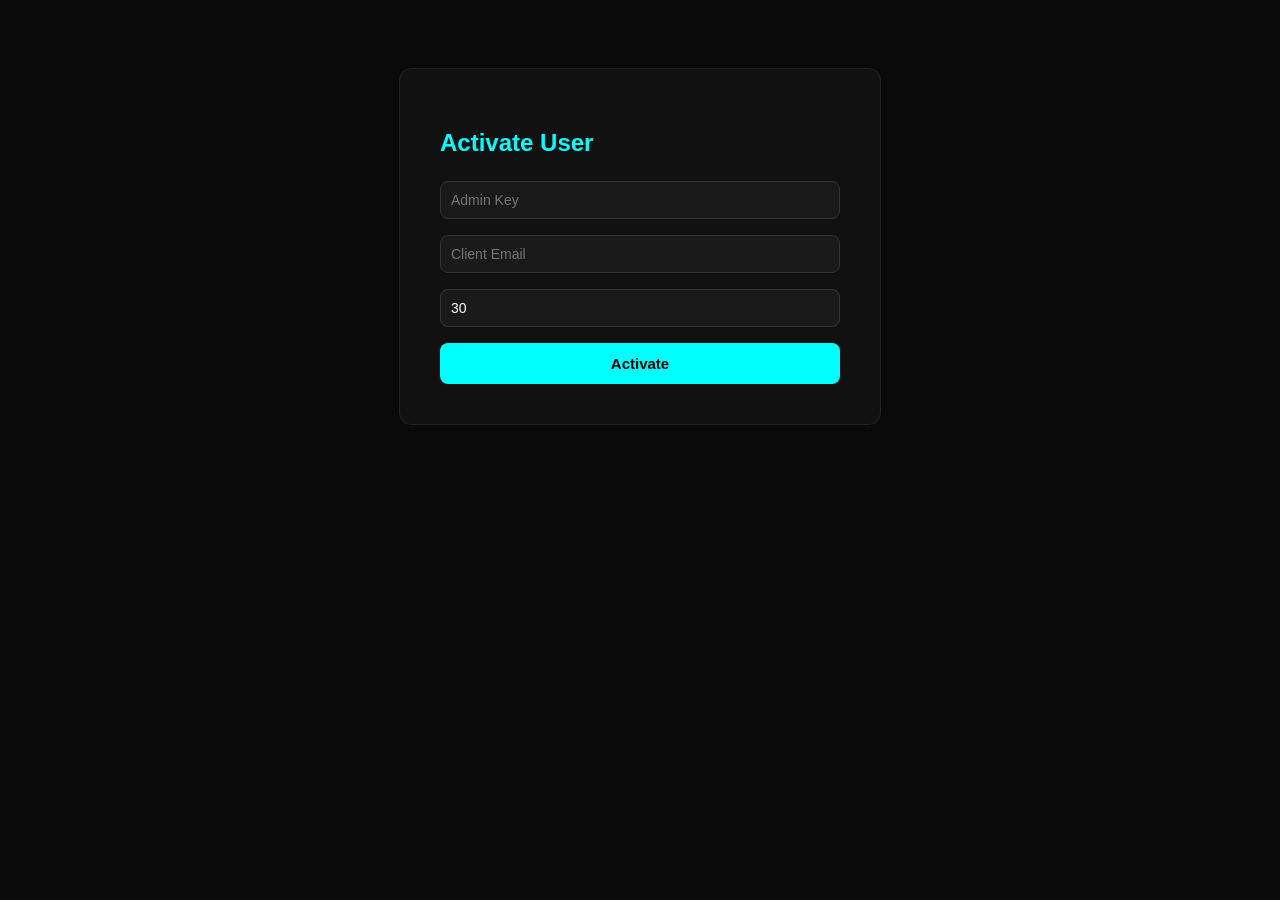
<file: templates/admin.html>
<!DOCTYPE html>
<html lang="en">
<head>
    <meta charset="UTF-8">
    <title>Admin Panel</title>
    <style>
        body { background: #0a0a0a; color: white; font-family: sans-serif; display: flex; justify-content: center; padding: 60px 20px; }
        .box { background: #111; border: 1px solid #222; border-radius: 12px; padding: 40px; width: 100%; max-width: 400px; }
        h2 { margin-bottom: 24px; color: #00ffff; }
        input { width: 100%; padding: 10px; margin-bottom: 16px; background: #1a1a1a; border: 1px solid #333; border-radius: 8px; color: white; font-size: 14px; box-sizing: border-box; }
        button { width: 100%; padding: 12px; background: #00ffff; color: black; border: none; border-radius: 8px; font-weight: bold; font-size: 15px; cursor: pointer; }
        #msg { margin-top: 20px; padding: 12px; border-radius: 8px; display: none; text-align: center; }
        .success { background: #14532d; color: #4ade80; display: block !important; }
        .error { background: #450a0a; color: #f87171; display: block !important; }
    </style>
</head>
<body>
    <div class="box">
        <h2>Activate User</h2>
        <input type="password" id="adminKey" placeholder="Admin Key" />
        <input type="email" id="email" placeholder="Client Email" />
        <input type="number" id="days" placeholder="Days (default 30)" value="30" />
        <button onclick="activate()">Activate</button>
        <div id="msg"></div>
    </div>

    <script>
        async function activate() {
            const adminKey = document.getElementById("adminKey").value;
            const email    = document.getElementById("email").value;
            const days     = parseInt(document.getElementById("days").value) || 30;
            const msg      = document.getElementById("msg");

            if (!adminKey || !email) {
                msg.className = "error";
                msg.innerText = "Please fill in all fields.";
                return;
            }

            try {
                const res  = await fetch("/admin/activate", {
                    method:  "POST",
                    headers: { "Content-Type": "application/json" },
                    body:    JSON.stringify({ admin_key: adminKey, email, days })
                });
                const data = await res.json();
                if (res.ok) {
                    msg.className = "success";
                    msg.innerText = data.message;
                } else {
                    msg.className = "error";
                    msg.innerText = data.error || "Something went wrong.";
                }
            } catch (e) {
                msg.className = "error";
                msg.innerText = "Request failed.";
            }
        }
    </script>
</body>
</html>
</file>
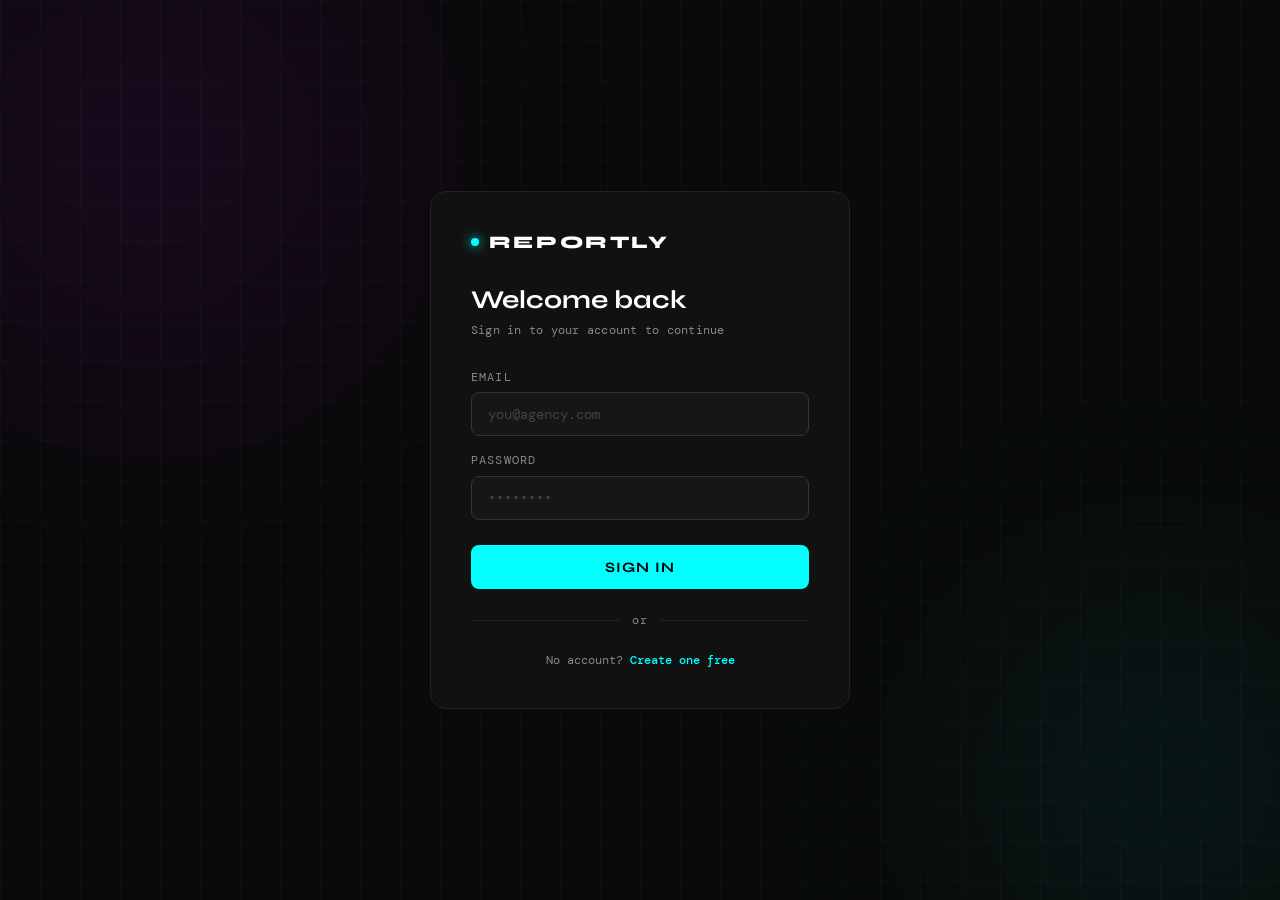
<file: templates/login.html>
<!DOCTYPE html>
<html lang="en">
<head>
  <meta charset="UTF-8" />
  <meta name="viewport" content="width=device-width, initial-scale=1.0" />
  <title>Reportly — Login</title>
  <link rel="preconnect" href="https://fonts.googleapis.com" />
  <link href="https://fonts.googleapis.com/css2?family=Syne:wght@400;600;700;800&family=DM+Mono:wght@300;400;500&display=swap" rel="stylesheet" />
  <style>
    *, *::before, *::after { box-sizing: border-box; margin: 0; padding: 0; }

    :root {
      --bg:        #0a0a0a;
      --surface:   #111111;
      --border:    #222222;
      --border-hi: #333333;
      --cyan:      #00ffff;
      --purple:    #bf00ff;
      --green:     #4ade80;
      --red:       #f87171;
      --white:     #ffffff;
      --muted:     #888888;
      --input-bg:  #161616;
    }

    html, body {
      height: 100%;
      background: var(--bg);
      color: var(--white);
      font-family: 'DM Mono', monospace;
      overflow: hidden;
    }

    /* ── Animated grid background ── */
    .grid-bg {
      position: fixed;
      inset: 0;
      background-image:
        linear-gradient(rgba(0,255,255,0.03) 1px, transparent 1px),
        linear-gradient(90deg, rgba(0,255,255,0.03) 1px, transparent 1px);
      background-size: 40px 40px;
      pointer-events: none;
      z-index: 0;
    }

    /* Glow blobs */
    .blob {
      position: fixed;
      border-radius: 50%;
      filter: blur(120px);
      pointer-events: none;
      z-index: 0;
      animation: drift 12s ease-in-out infinite alternate;
    }
    .blob-1 {
      width: 500px; height: 500px;
      background: rgba(191,0,255,0.08);
      top: -100px; left: -100px;
    }
    .blob-2 {
      width: 400px; height: 400px;
      background: rgba(0,255,255,0.06);
      bottom: -80px; right: -80px;
      animation-delay: -6s;
    }
    @keyframes drift {
      from { transform: translate(0, 0) scale(1); }
      to   { transform: translate(40px, 30px) scale(1.1); }
    }

    /* ── Layout ── */
    .page {
      position: relative;
      z-index: 1;
      min-height: 100vh;
      display: flex;
      align-items: center;
      justify-content: center;
      padding: 2rem;
    }

    .card {
      width: 100%;
      max-width: 420px;
      background: var(--surface);
      border: 1px solid var(--border);
      border-radius: 16px;
      padding: 2.5rem;
      animation: rise 0.5s cubic-bezier(0.16,1,0.3,1) both;
    }
    @keyframes rise {
      from { opacity: 0; transform: translateY(24px); }
      to   { opacity: 1; transform: translateY(0); }
    }

    /* ── Brand ── */
    .brand {
      display: flex;
      align-items: center;
      gap: 0.6rem;
      margin-bottom: 2rem;
    }
    .brand-dot {
      width: 8px; height: 8px;
      border-radius: 50%;
      background: var(--cyan);
      box-shadow: 0 0 12px var(--cyan);
      animation: pulse 2s ease-in-out infinite;
    }
    @keyframes pulse {
      0%, 100% { opacity: 1; transform: scale(1); }
      50%       { opacity: 0.6; transform: scale(0.8); }
    }
    .brand-name {
      font-family: 'Syne', sans-serif;
      font-weight: 800;
      font-size: 1.1rem;
      letter-spacing: 0.15em;
      color: var(--white);
    }

    /* ── Headings ── */
    h1 {
      font-family: 'Syne', sans-serif;
      font-weight: 700;
      font-size: 1.6rem;
      margin-bottom: 0.4rem;
      line-height: 1.2;
    }
    .subtitle {
      font-size: 0.78rem;
      color: var(--muted);
      margin-bottom: 2rem;
      letter-spacing: 0.02em;
    }

    /* ── Form ── */
    .field {
      margin-bottom: 1.1rem;
    }
    label {
      display: block;
      font-size: 0.72rem;
      letter-spacing: 0.1em;
      color: var(--muted);
      margin-bottom: 0.45rem;
      text-transform: uppercase;
    }
    input {
      width: 100%;
      background: var(--input-bg);
      border: 1px solid var(--border-hi);
      border-radius: 8px;
      color: var(--white);
      font-family: 'DM Mono', monospace;
      font-size: 0.88rem;
      padding: 0.75rem 1rem;
      outline: none;
      transition: border-color 0.2s, box-shadow 0.2s;
    }
    input:focus {
      border-color: var(--cyan);
      box-shadow: 0 0 0 3px rgba(0,255,255,0.08);
    }
    input::placeholder { color: #444; }

    /* Password strength bar */
    .strength-wrap {
      margin-top: 0.5rem;
      display: none;
    }
    .strength-wrap.visible { display: block; }
    .strength-bar-bg {
      height: 3px;
      background: var(--border-hi);
      border-radius: 2px;
      overflow: hidden;
    }
    .strength-bar-fill {
      height: 100%;
      border-radius: 2px;
      width: 0%;
      transition: width 0.3s, background 0.3s;
    }
    .strength-label {
      font-size: 0.68rem;
      margin-top: 0.3rem;
      color: var(--muted);
    }

    /* ── Hint text ── */
    .hint {
      font-size: 0.7rem;
      color: var(--muted);
      margin-top: 0.35rem;
    }

    /* ── Buttons ── */
    .btn-primary {
      width: 100%;
      margin-top: 0.5rem;
      padding: 0.85rem;
      background: var(--cyan);
      color: #000;
      border: none;
      border-radius: 8px;
      font-family: 'Syne', sans-serif;
      font-weight: 700;
      font-size: 0.9rem;
      letter-spacing: 0.08em;
      cursor: pointer;
      transition: opacity 0.2s, transform 0.15s, box-shadow 0.2s;
      position: relative;
      overflow: hidden;
    }
    .btn-primary:hover {
      opacity: 0.9;
      box-shadow: 0 0 24px rgba(0,255,255,0.3);
      transform: translateY(-1px);
    }
    .btn-primary:active { transform: translateY(0); }
    .btn-primary:disabled { opacity: 0.4; cursor: not-allowed; transform: none; }

    /* Spinner inside button */
    .btn-primary .spinner {
      display: none;
      width: 16px; height: 16px;
      border: 2px solid rgba(0,0,0,0.3);
      border-top-color: #000;
      border-radius: 50%;
      animation: spin 0.6s linear infinite;
      margin: 0 auto;
    }
    .btn-primary.loading .btn-text { display: none; }
    .btn-primary.loading .spinner  { display: block; }
    @keyframes spin { to { transform: rotate(360deg); } }

    /* ── Alert ── */
    .alert {
      display: none;
      padding: 0.75rem 1rem;
      border-radius: 8px;
      font-size: 0.8rem;
      margin-bottom: 1.2rem;
      border: 1px solid transparent;
    }
    .alert.error {
      display: block;
      background: rgba(248,113,113,0.08);
      border-color: rgba(248,113,113,0.3);
      color: var(--red);
    }
    .alert.success {
      display: block;
      background: rgba(74,222,128,0.08);
      border-color: rgba(74,222,128,0.3);
      color: var(--green);
    }

    /* ── Divider ── */
    .divider {
      display: flex;
      align-items: center;
      gap: 0.8rem;
      margin: 1.5rem 0;
      color: var(--muted);
      font-size: 0.72rem;
      letter-spacing: 0.08em;
    }
    .divider::before, .divider::after {
      content: '';
      flex: 1;
      height: 1px;
      background: var(--border);
    }

    /* ── Switch link ── */
    .switch {
      text-align: center;
      font-size: 0.78rem;
      color: var(--muted);
    }
    .switch a {
      color: var(--cyan);
      text-decoration: none;
      font-weight: 500;
    }
    .switch a:hover { text-decoration: underline; }

    /* ── Panel toggle (login / signup) ── */
    .panel { display: none; }
    .panel.active { display: block; }
  </style>
</head>
<body>

<div class="grid-bg"></div>
<div class="blob blob-1"></div>
<div class="blob blob-2"></div>

<div class="page">
  <div class="card">

    <div class="brand">
      <div class="brand-dot"></div>
      <span class="brand-name">REPORTLY</span>
    </div>

    <!-- ── LOGIN PANEL ── -->
    <div id="panel-login" class="panel active">
      <h1>Welcome back</h1>
      <p class="subtitle">Sign in to your account to continue</p>

      <div id="login-alert" class="alert"></div>

      <form id="login-form" autocomplete="on">
        <div class="field">
          <label for="login-email">Email</label>
          <input id="login-email" type="email" placeholder="you@agency.com"
                 autocomplete="email" required />
        </div>
        <div class="field">
          <label for="login-password">Password</label>
          <input id="login-password" type="password" placeholder="••••••••"
                 autocomplete="current-password" required />
        </div>

        <button type="submit" class="btn-primary" id="login-btn">
          <span class="btn-text">SIGN IN</span>
          <div class="spinner"></div>
        </button>
      </form>

      <div class="divider">or</div>
      <p class="switch">No account? <a href="#" onclick="showPanel('signup')">Create one free</a></p>
    </div>

    <!-- ── SIGNUP PANEL ── -->
    <div id="panel-signup" class="panel">
      <h1>Create account</h1>
      <p class="subtitle">Start generating reports in seconds</p>

      <div id="signup-alert" class="alert"></div>

      <form id="signup-form" autocomplete="on">
        <div class="field">
          <label for="signup-email">Email</label>
          <input id="signup-email" type="email" placeholder="you@agency.com"
                 autocomplete="email" required />
        </div>
        <div class="field">
          <label for="signup-password">Password</label>
          <input id="signup-password" type="password" placeholder="Min 8 chars, 1 uppercase, 1 number"
                 autocomplete="new-password" required />
          <div class="strength-wrap" id="strength-wrap">
            <div class="strength-bar-bg">
              <div class="strength-bar-fill" id="strength-bar"></div>
            </div>
            <div class="strength-label" id="strength-label"></div>
          </div>
        </div>
        <div class="field">
          <label for="signup-confirm">Confirm password</label>
          <input id="signup-confirm" type="password" placeholder="••••••••"
                 autocomplete="new-password" required />
        </div>

        <button type="submit" class="btn-primary" id="signup-btn">
          <span class="btn-text">CREATE ACCOUNT</span>
          <div class="spinner"></div>
        </button>
      </form>

      <div class="divider">or</div>
      <p class="switch">Already have an account? <a href="#" onclick="showPanel('login')">Sign in</a></p>
    </div>

  </div>
</div>

<script>
  // ── Panel switching ──────────────────────────────────────────────────────
  function showPanel(name) {
    document.querySelectorAll('.panel').forEach(p => p.classList.remove('active'));
    document.getElementById('panel-' + name).classList.add('active');
    clearAlerts();
  }

  function clearAlerts() {
    document.querySelectorAll('.alert').forEach(a => {
      a.className = 'alert';
      a.textContent = '';
    });
  }

  function showAlert(id, type, msg) {
    const el = document.getElementById(id);
    el.className = 'alert ' + type;
    el.textContent = msg;
  }

  function setLoading(btn, loading) {
    btn.disabled = loading;
    btn.classList.toggle('loading', loading);
  }

  // ── Password strength meter ──────────────────────────────────────────────
  const pwInput   = document.getElementById('signup-password');
  const strengthW = document.getElementById('strength-wrap');
  const strengthB = document.getElementById('strength-bar');
  const strengthL = document.getElementById('strength-label');

  pwInput.addEventListener('input', () => {
    const val = pwInput.value;
    if (!val) { strengthW.classList.remove('visible'); return; }
    strengthW.classList.add('visible');

    let score = 0;
    if (val.length >= 8)                  score++;
    if (/[A-Z]/.test(val))               score++;
    if (/[0-9]/.test(val))               score++;
    if (/[^A-Za-z0-9]/.test(val))        score++;
    if (val.length >= 14)                score++;

    const levels = [
      { pct: 20,  color: '#f87171', label: 'Too weak' },
      { pct: 40,  color: '#fb923c', label: 'Weak' },
      { pct: 60,  color: '#facc15', label: 'Fair' },
      { pct: 80,  color: '#4ade80', label: 'Strong' },
      { pct: 100, color: '#00ffff', label: 'Very strong' },
    ];
    const lvl = levels[Math.min(score, 4)];
    strengthB.style.width      = lvl.pct + '%';
    strengthB.style.background = lvl.color;
    strengthL.textContent      = lvl.label;
    strengthL.style.color      = lvl.color;
  });

  // ── Login ────────────────────────────────────────────────────────────────
  document.getElementById('login-form').addEventListener('submit', async (e) => {
    e.preventDefault();
    const btn   = document.getElementById('login-btn');
    const email = document.getElementById('login-email').value.trim();
    const pw    = document.getElementById('login-password').value;

    clearAlerts();
    setLoading(btn, true);

    try {
      const res  = await fetch('/auth/login', {
        method: 'POST',
        headers: { 'Content-Type': 'application/json' },
        body: JSON.stringify({ email, password: pw })
      });
      const data = await res.json();

      if (res.ok) {
        showAlert('login-alert', 'success', 'Signed in! Redirecting…');
        setTimeout(() => window.location.href = '/', 800);
      } else {
        showAlert('login-alert', 'error', data.error || 'Login failed.');
        setLoading(btn, false);
      }
    } catch {
      showAlert('login-alert', 'error', 'Network error. Please try again.');
      setLoading(btn, false);
    }
  });

  // ── Signup ───────────────────────────────────────────────────────────────
  document.getElementById('signup-form').addEventListener('submit', async (e) => {
    e.preventDefault();
    const btn     = document.getElementById('signup-btn');
    const email   = document.getElementById('signup-email').value.trim();
    const pw      = document.getElementById('signup-password').value;
    const confirm = document.getElementById('signup-confirm').value;

    clearAlerts();

    if (pw !== confirm) {
      showAlert('signup-alert', 'error', 'Passwords do not match.');
      return;
    }

    setLoading(btn, true);

    try {
      const res  = await fetch('/auth/signup', {
        method: 'POST',
        headers: { 'Content-Type': 'application/json' },
        body: JSON.stringify({ email, password: pw })
      });
      const data = await res.json();

      if (res.ok) {
        showAlert('signup-alert', 'success', 'Account created! Signing you in…');
        setTimeout(() => window.location.href = '/', 1000);
      } else {
        showAlert('signup-alert', 'error', data.error || 'Signup failed.');
        setLoading(btn, false);
      }
    } catch {
      showAlert('signup-alert', 'error', 'Network error. Please try again.');
      setLoading(btn, false);
    }
  });
</script>
</body>
</html>
</file>
